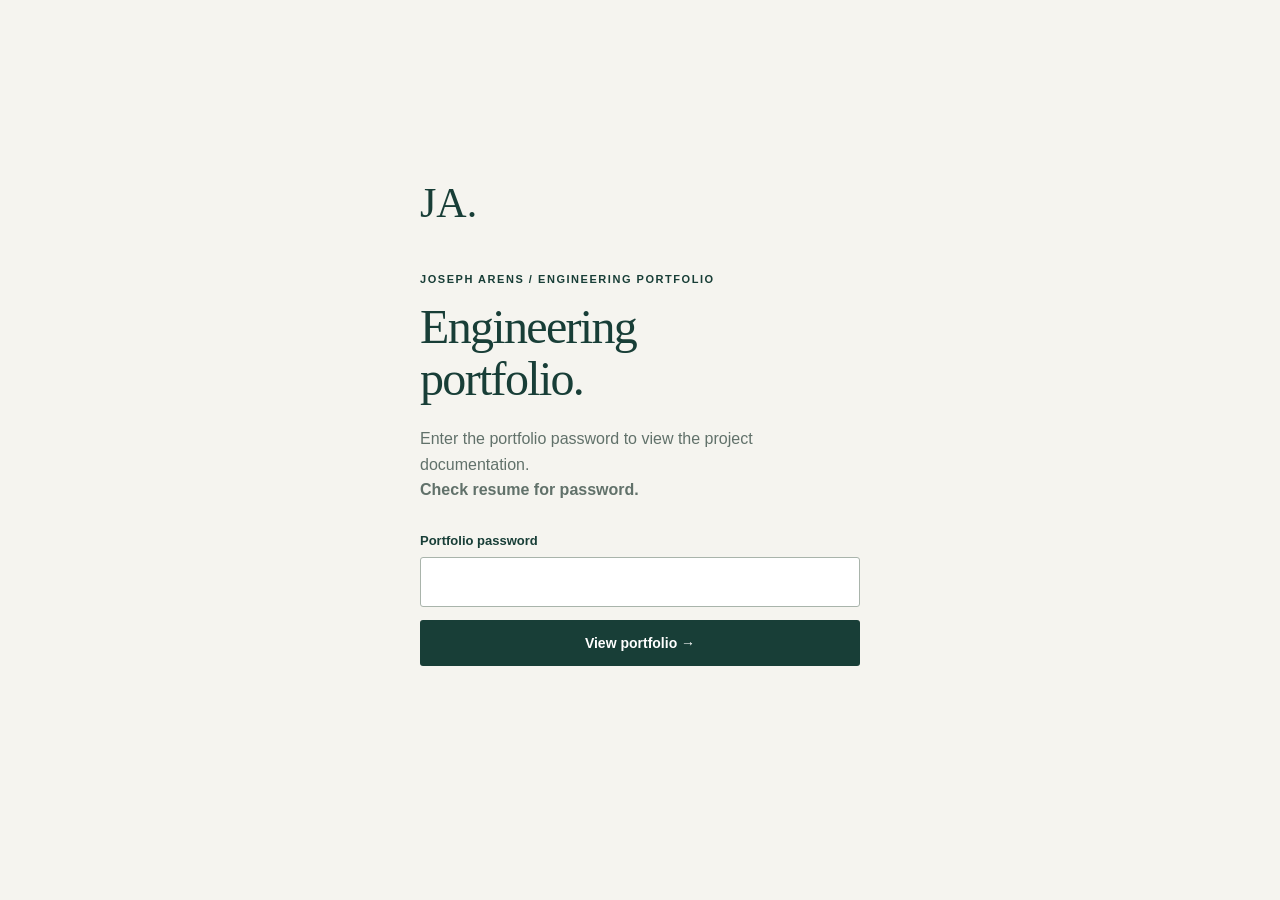
<file: index.html>
<!doctype html>
<html lang="en">
<head>
  <meta name="robots" content="noindex, nofollow, noimageindex">

  <meta charset="utf-8"><meta name="viewport" content="width=device-width,initial-scale=1">
  <meta name="description" content="Joseph Arens — electrical engineering student at Boston University. Selected work in PCB design, hardware debugging, a touchless soap dispenser, and an Arduino temperature monitor.">
  <meta name="theme-color" content="#f5f4ef"><title>Joseph Arens · Electrical Engineering</title>
  <link rel="icon" href="./favicon.svg" type="image/svg+xml"><link rel="stylesheet" href="./style.css"><script src="./script.js" defer></script>
<link rel="stylesheet" href="./access.css"><script src="./access.js" defer></script>
<script data-goatcounter="https://josepharens-portfolio.goatcounter.com/count" data-goatcounter-settings='{"path":"/engineering-portfolio/","referrer":"","no_events":true}' async src="https://gc.zgo.at/count.js"></script>
</head>
<body class="portfolio-locked">
<section class="access-gate" aria-labelledby="access-title">
  <div class="access-card">
    <p class="access-monogram" aria-hidden="true">JA.</p>
    <p class="access-eyebrow">Joseph Arens / Engineering portfolio</p>
    <h1 id="access-title">Engineering<br>portfolio.</h1>
    <p class="access-intro">Enter the portfolio password to view the project documentation.<br><strong>Check resume for password.</strong></p>
    <form>
      <label for="portfolio-password">Portfolio password</label>
      <input id="portfolio-password" name="password" type="password" autocomplete="current-password" required aria-describedby="portfolio-access-error">
      <button type="submit" disabled>View portfolio →</button>
      <p class="access-error" id="portfolio-access-error" aria-live="polite"></p>
      <noscript><p>Please enable JavaScript to use this password screen.</p></noscript>
    </form>
  </div>
</section>
<button class="access-lock" type="button" hidden>Lock portfolio</button>

<a class="skip" href="#main">Skip to content</a>
<header class="site-header"><a class="identity" href="./index.html" aria-label="Joseph Arens home"><span class="monogram">JA<span>·</span></span><span>Joseph Arens</span></a><nav aria-label="Main navigation"><a href="#work">Work</a><a href="#about">About</a><a href="./joseph-arens-resume.docx" download>Résumé <span aria-hidden="true">↗</span></a><a class="nav-contact" href="./contact.html">Contact <span aria-hidden="true">↗</span></a></nav></header>
<main id="main">
<section class="hero wrap">
  <div class="hero-copy"><p class="eyebrow"><span class="dot"></span> Electrical engineering · Boston University</p><h1>Electrical<br><em>Engineering.</em></h1><p class="intro">I am Joseph Arens, an electrical engineering student at Boston University with experience in PCB design, hardware debugging, and test-system development.</p><a class="button" href="#work">View projects <span aria-hidden="true">↘</span></a><div class="hero-meta"><span>B.S. Electrical Engineering <strong>2028</strong></span><span>Boston, MA <strong>Stillwater, MN</strong></span></div></div>
  <div class="hero-visual"><span class="visual-label">P2 PUMP ASSEMBLY / 01</span><img src="./pump-assembly.webp" alt="CAD rendering of a vacuum pump on its carrier PCB with a redesigned mounting assembly" width="511" height="453" fetchpriority="high"><div class="visual-caption"><span>P2 pump carrier & mount</span><span>908 Devices · 2026</span></div><span class="visual-cross" aria-hidden="true">+</span></div>
</section>
<div class="skills-strip"><div class="wrap"><span>PCB design</span><i aria-hidden="true">/</i><span>Hardware debugging</span><i aria-hidden="true">/</i><span>Test automation</span><i aria-hidden="true">/</i><span>Electromechanical design</span></div></div>
<section class="work-section wrap" id="work"><div class="section-heading"><div><p class="eyebrow">01 / Selected work</p><h2>Engineering at<br><em>908 Devices.</em></h2></div><p>Internship work spanning a legacy test-station redesign, live pump telemetry, and USB troubleshooting.<br><span class="muted">May 2026 – Present</span></p></div>
  <a class="featured-project" href="./908.html#burn-in"><div class="project-image"><img src="./board-after.webp" alt="Redesigned P2 pump carrier board in Altium" width="1092" height="748" loading="lazy"><span class="image-note">ALTIUM / CARRIER BOARD REV C</span></div><div class="project-copy"><p class="eyebrow">01 / Hardware + test systems</p><h3>Vacuum-pump<br>burn-in station redesign.</h3><p>Carrier-board redesign, pump-mount development, and a Python monitoring application for a vacuum-pump burn-in rack.</p><div class="tags"><span>Altium</span><span>RS-485</span><span>Python</span></div><span class="text-link">Read the case study <span aria-hidden="true">↗</span></span></div></a>
  <div class="project-pair"><a class="small-project" href="./908.html#usb"><div class="small-project-image"><img src="./usb-rework.webp" alt="USB cable soldered into a circuit board to isolate the USB 3.0 signal path" width="726" height="673" loading="lazy"><span class="round-arrow" aria-hidden="true">↗</span></div><div class="project-small-copy"><p class="eyebrow">02 / Signal integrity</p><h3>USB 3.0 signal-path investigation.</h3><p>Component-by-component rework to isolate a SuperSpeed connection problem.</p><div class="tags"><span>Board rework</span><span>LTspice</span><span>USB 3.0</span></div></div></a>
  <a class="small-project" href="./908.html#detection"><div class="small-project-image light-image"><img src="./fet-after.webp" alt="Revised dual-FET component layout for USB water-detection circuitry" width="503" height="675" loading="lazy"><span class="round-arrow" aria-hidden="true">↗</span></div><div class="project-small-copy"><p class="eyebrow">03 / Root-cause investigation</p><h3>USB-C water-detection fault analysis.</h3><p>Tracing a false water-detection fault from controller registers to assembly-sensitive components.</p><div class="tags"><span>USB-C controller</span><span>Manufacturability</span></div></div></a></div>
  <a class="all-work" href="./908.html">View all 908 Devices projects <span aria-hidden="true">↗</span></a>
  <div class="section-heading student-project-heading" id="soap-project"><div><p class="eyebrow">Coursework / Boston University</p><h2>Course<br><em>projects.</em></h2></div><p>An automatic soap-dispenser prototype combining an acrylic enclosure, infrared sensing, and linear actuation.<br><span class="muted">EK210 · Fall 2025</span></p></div>
  <a class="featured-project soap-featured-project" href="./soap-dispenser.html"><div class="project-image soap-project-image"><img src="./soap-front.webp" alt="Completed black acrylic automatic soap dispenser with an orange pump bottle on a workshop bench" width="608" height="1080" loading="lazy"><span class="image-note">TEAM PARLAY / WORKING PROTOTYPE</span></div><div class="project-copy"><p class="eyebrow">04 / Mechanical design + system integration</p><h3>Automatic soap<br>dispenser prototype.</h3><p>A laser-cut acrylic housing, IR sensing, and an actuator-driven bottle pump. I designed the housing and performed most of the final debugging across the structure, code, and wiring.</p><div class="tags"><span>Onshape</span><span>Laser cutting</span><span>System debugging</span></div><span class="text-link">View project and demonstration <span aria-hidden="true">↗</span></span></div></a>
  <a class="mini-work" id="temperature-project" href="./temperature-monitor.html"><div class="mini-work-image"><img src="./temperature-cad.webp" width="1013" height="666" alt="CAD model of an Arduino room temperature monitor and its enclosure" loading="lazy"></div><div><p class="eyebrow">05 / Embedded electronics</p><h3>Room temperature monitor.</h3><p>An Arduino temperature monitor with a TMP36 sensor, LCD, and threshold alarms. I designed the enclosure, assembled the electronics, and programmed the device.</p><div class="tags"><span>Arduino</span><span>Sensor integration</span><span>CAD</span></div></div><span class="mini-work-arrow" aria-hidden="true">↗</span></a>
</section>
<section class="about-section" id="about"><div class="wrap about-grid"><div><p class="eyebrow">02 / Background</p><h2>Education<br>and <em>experience.</em></h2></div><div class="about-copy"><p>I am pursuing a B.S. in Electrical Engineering at Boston University, with expected graduation in May 2028. My internship at 908 Devices includes schematic capture, PCB layout, microcontroller firmware, Python monitoring software, and hardware debugging.</p><p>I compete in pole vault on Boston University’s Division I track and field team and tutor physics and chemistry. Originally from Stillwater, Minnesota, I currently study and work in Boston.</p><div class="about-facts"><div><span>Education</span><strong>Boston University</strong><small>Electrical Engineering · Class of 2028</small></div><div><span>Technical tools</span><strong>Altium · Python · LTspice</strong><small>Arduino · Onshape · SOLIDWORKS</small></div></div></div></div></section>
<section class="contact-section wrap" id="contact"><p class="eyebrow">03 / Contact</p><h2>Contact <em>information.</em></h2><a class="button" href="./contact.html">View contact details <span aria-hidden="true">→</span></a><div class="contact-links"><a href="https://www.linkedin.com/in/josepharens" target="_blank" rel="noopener noreferrer">LinkedIn ↗</a><a href="./joseph-arens-resume.docx" download>Download résumé (.docx) ↓</a></div></section>
</main><footer class="site-footer wrap"><span>© <span data-year>2026</span> Joseph Arens</span><span>Electrical engineering · Boston University</span><a href="#main">Back to top ↑</a></footer>
</body></html>
</file>
<file: style.css>
@import url('https://fonts.googleapis.com/css2?family=DM+Sans:wght@400;450;500;550;600;650;700&family=Libre+Caslon+Display&display=swap');
:root{--paper:#f5f4ef;--ink:#172d2b;--muted:#62706b;--accent:#b05230;--line:#d7dad2;--white:#fff;--serif:'Libre Caslon Display',Georgia,serif;--sans:'DM Sans',Arial,sans-serif}
*{box-sizing:border-box}html{scroll-behavior:smooth;scroll-padding-top:105px}body{margin:0;color:var(--ink);background:var(--paper);font-family:var(--sans);font-size:16px;line-height:1.65;-webkit-font-smoothing:antialiased}a{color:inherit;text-decoration:none}button{font:inherit;color:inherit}a,button{-webkit-tap-highlight-color:transparent}button{cursor:pointer}img{display:block;max-width:100%;height:auto}::selection{background:#dce4c8}a:focus-visible,button:focus-visible{outline:3px solid var(--accent);outline-offset:5px}.wrap{width:min(1280px,calc(100% - 112px));margin-inline:auto}.muted{color:var(--muted)}.skip{position:fixed;left:20px;top:-100px;background:var(--ink);color:white;padding:12px 20px;z-index:100}.skip:focus{top:10px}.site-header{height:94px;display:flex;justify-content:space-between;align-items:center;width:min(1392px,calc(100% - 112px));margin:auto;border-bottom:1px solid var(--line);gap:24px}.identity{display:flex;align-items:center;gap:22px;font-size:15px;font-weight:600}.monogram{font-family:var(--serif);font-size:39px;letter-spacing:-3px;line-height:1}.monogram span{color:var(--accent)}.site-header nav{display:flex;align-items:center;gap:32px;font-size:13px;font-weight:500}.site-header nav a{transition:color .2s}.site-header nav a:hover,.active{color:var(--accent)}.nav-contact{border:1px solid var(--ink);padding:10px 17px}.nav-contact:hover{background:var(--ink);color:var(--paper)!important}.eyebrow{text-transform:uppercase;letter-spacing:1.7px;font-size:10px;line-height:1.5;font-weight:650;margin:0 0 22px}.dot{display:inline-block;width:7px;height:7px;background:var(--accent);border-radius:50%;margin-right:8px}h1,h2,h3,p{margin-top:0}h1,h2,h3{font-weight:400}h1,h2{font-family:var(--serif);letter-spacing:-2px;line-height:1.02}h1{font-size:clamp(64px,6.7vw,100px);margin-bottom:28px}h2{font-size:clamp(46px,4.8vw,68px);margin-bottom:25px}h1 em,h2 em{font-weight:400;color:var(--accent)}h3{font-size:28px;line-height:1.2;letter-spacing:-.7px}.hero{display:grid;grid-template-columns:1.1fr 1fr;gap:70px;align-items:center;padding-top:74px;padding-bottom:78px}.hero-copy{padding:22px 0 0}.hero-copy .intro{max-width:450px}.intro{font-size:17px;line-height:1.75;color:#53635d;margin-bottom:28px}.button{display:inline-flex;gap:44px;justify-content:space-between;align-items:center;background:var(--ink);color:var(--paper);padding:15px 23px;font-size:13px;border:1px solid var(--ink);transition:background .2s}.button:hover{background:#31534a}.button span{font-size:20px}.hero-meta{display:flex;gap:35px;margin-top:48px;font-size:10px;color:var(--muted)}.hero-meta strong{display:block;color:var(--ink);font-weight:500;font-size:12px;margin-top:5px}.hero-visual{min-height:486px;align-self:stretch;position:relative;display:flex;align-items:center;justify-content:center;background:#e8eade;border:1px solid #d9ded0;padding:50px 30px 60px;overflow:hidden}.hero-visual::before{content:'';position:absolute;inset:0;background-image:linear-gradient(#9ca88b16 1px,transparent 1px),linear-gradient(90deg,#9ca88b16 1px,transparent 1px);background-size:28px 28px;pointer-events:none}.hero-visual img{width:95%;max-height:370px;object-fit:contain;mix-blend-mode:multiply;position:relative}.visual-label{position:absolute;top:23px;left:25px;font-size:9px;letter-spacing:1.7px;color:#596b5b}.visual-caption{position:absolute;bottom:22px;left:25px;right:25px;display:flex;justify-content:space-between;font-size:10px;gap:12px}.visual-caption span:last-child{color:var(--muted)}.visual-cross{position:absolute;right:20px;top:14px;font-size:24px;font-weight:400;color:#84927d}.skills-strip{border-block:1px solid var(--line)}.skills-strip .wrap{display:flex;justify-content:space-between;gap:20px;align-items:center;padding:23px 0;font-size:11px;letter-spacing:.6px}.skills-strip i{color:#a8afa1;font-style:normal}.work-section{padding-block:98px 85px}.section-heading{display:flex;justify-content:space-between;align-items:end;gap:50px;margin-bottom:45px}.section-heading h2{margin:0}.section-heading>p{font-size:13px;color:var(--muted);max-width:350px;margin:0 0 5px}.section-heading>p span{display:inline-block;margin-top:13px;font-size:11px}.featured-project{display:grid;grid-template-columns:1.16fr 1fr;background:#e8eade;min-height:405px;transition:background .2s}.featured-project:hover{background:#e0e5d5}.project-image{position:relative;display:grid;place-items:center;padding:45px;background:#e1e5d7}.project-image img{width:100%;mix-blend-mode:multiply;transition:transform .4s}.featured-project:hover img{transform:rotate(-2deg) scale(1.025)}.image-note{position:absolute;bottom:20px;left:24px;font-size:9px;letter-spacing:1px;color:var(--muted)}.project-copy{padding:50px;align-self:center}.project-copy h3{font-family:var(--serif);font-size:43px;line-height:1.1;margin-bottom:20px;letter-spacing:-1px}.project-copy>p:not(.eyebrow){font-size:13px;color:#53635d;max-width:350px;margin-bottom:23px}.tags{display:flex;flex-wrap:wrap;gap:8px}.tags span{padding:5px 9px;border:1px solid #c9d0c2;font-size:9px;letter-spacing:.25px;line-height:1.4}.text-link{display:flex;justify-content:space-between;gap:20px;font-size:12px;margin-top:35px;border-top:1px solid #cbd1c1;padding-top:17px}.text-link span{font-size:18px}.project-pair{display:grid;grid-template-columns:1fr 1fr;gap:32px;margin-top:34px}.small-project-image{height:300px;position:relative;background:#e2e2d8;overflow:hidden;display:grid;place-items:center}.small-project-image img{width:100%;height:100%;object-fit:cover;transition:transform .35s}.small-project:hover .small-project-image img{transform:scale(1.04)}.light-image{background:#e4e8dc}.light-image img{height:87%;width:80%;object-fit:contain;mix-blend-mode:multiply}.round-arrow{width:40px;height:40px;position:absolute;bottom:20px;right:20px;display:grid;place-items:center;border-radius:50%;background:var(--paper);font-size:23px}.project-small-copy{padding:24px 0}.project-small-copy .eyebrow{margin-bottom:11px}.project-small-copy h3{font-size:25px;margin-bottom:12px}.project-small-copy>p:not(.eyebrow){font-size:13px;color:var(--muted);max-width:420px;margin-bottom:19px}.all-work{display:flex;justify-content:space-between;border-block:1px solid var(--line);padding:23px 0;margin-top:23px;font-size:13px}.all-work:hover{color:var(--accent)}.about-section{background:var(--ink);color:var(--paper);padding-block:92px}.about-grid{display:grid;grid-template-columns:1fr 1.1fr;gap:90px}.about-section .eyebrow{color:#b8c3b6}.about-section h2 em{color:#cba68b}.about-copy>p{color:#c8d0c5;font-size:14px;line-height:1.85}.about-facts{display:grid;grid-template-columns:1fr 1fr;gap:22px;border-top:1px solid #456056;padding-top:25px;margin-top:28px}.about-facts span,.about-facts strong,.about-facts small{display:block}.about-facts span{font-size:9px;color:#a5b5a5;text-transform:uppercase;letter-spacing:1px;margin-bottom:9px}.about-facts strong{font-size:12px;font-weight:500}.about-facts small{font-size:10px;color:#b8c3b6;margin-top:5px}.contact-section{padding-block:96px}.contact-section h2{margin-bottom:30px}.email-link{display:inline-flex;gap:45px;font-size:clamp(17px,2.4vw,29px);border-bottom:1px solid var(--ink);padding-bottom:11px}.email-link:hover{color:var(--accent)}.contact-links{display:flex;gap:28px;margin-top:26px;font-size:12px}.site-footer{border-top:1px solid var(--line);display:flex;justify-content:space-between;gap:20px;padding-block:27px;font-size:10px;color:var(--muted)}.site-footer a:hover{color:var(--accent)}
/* Case studies */
.case-hero{padding-block:38px 55px}.back-link{display:inline-block;font-size:11px;color:var(--muted);margin-bottom:40px}.back-link:hover{color:var(--accent)}.case-hero-grid{display:grid;grid-template-columns:1.6fr 1fr;gap:90px;align-items:center}.case-hero h1{font-size:clamp(64px,7.3vw,104px);margin-bottom:24px}.case-hero .intro{max-width:580px;margin-bottom:0}.project-meta{margin:0;border-top:1px solid var(--line)}.project-meta div{display:grid;grid-template-columns:90px 1fr;gap:10px;border-bottom:1px solid var(--line);padding:12px 0;font-size:11px}.project-meta dt{color:var(--muted)}.project-meta dd{margin:0;font-weight:500}.case-banner{display:grid;grid-template-columns:1.05fr 1fr;background:var(--ink);color:var(--paper);height:410px;overflow:hidden}.case-banner>img{width:100%;height:100%;object-fit:cover}.case-banner>div{padding:60px;align-self:center}.case-banner .eyebrow{color:#b2c0ae}.case-banner>div>p:last-child{font-family:var(--serif);font-size:51px;letter-spacing:-1px;line-height:1.13;margin:0}.case-banner em{color:#cba68b}.case-layout{display:grid;grid-template-columns:220px minmax(0,1fr);gap:65px;padding-top:85px}.case-nav{align-self:start;position:sticky;top:35px}.case-nav nav{display:flex;flex-direction:column;gap:0}.case-nav nav a{font-size:11px;display:flex;gap:13px;padding:13px 0;border-top:1px solid var(--line)}.case-nav nav a:last-child{border-bottom:1px solid var(--line)}.case-nav nav span{font-size:10px;color:var(--muted)}.case-nav nav a:hover,.case-nav nav a.current{color:var(--accent)}.side-note{font-size:10px;color:var(--muted);max-width:160px;margin-top:25px}.case-article{padding-bottom:70px;margin-bottom:70px;border-bottom:1px solid var(--line);scroll-margin-top:35px}.case-article h2{font-size:clamp(42px,4.1vw,59px);line-height:1.07;margin-bottom:26px}.case-lead{font-size:18px;color:#50635c;line-height:1.75;max-width:800px;margin-bottom:32px}.case-article h3{font-family:var(--sans);font-weight:500;font-size:23px;letter-spacing:-.6px;margin:36px 0 16px}.case-article>p:not(.eyebrow):not(.case-lead),.result-block p:not(.eyebrow){font-size:14px;line-height:1.9;color:#52635c}.outcome-strip{display:grid;grid-template-columns:repeat(3,1fr);border-block:1px solid var(--line);padding:26px 0;gap:20px;margin-bottom:36px}.outcome-strip strong{display:block;font-family:var(--serif);font-size:40px;line-height:1.1;font-weight:400;margin-bottom:8px}.outcome-strip span{font-size:10px;line-height:1.6;display:block;color:var(--muted)}figure{margin:27px 0 30px;background:#e9ebe1}figcaption{font-size:10px;color:var(--muted);padding:14px 18px;border-top:1px solid #d9ded0;line-height:1.7}.image-button{width:100%;display:block;padding:25px;border:0;background:transparent;cursor:zoom-in}.image-button img{width:100%;object-fit:contain;max-height:490px;mix-blend-mode:multiply}.figure-toolbar{display:flex;justify-content:space-between;align-items:center;gap:16px;padding:15px 20px;border-bottom:1px solid #d9ded0;font-size:11px}.segmented{display:flex;border:1px solid #bfc9b6;padding:3px;gap:3px}.segmented button{border:0;padding:7px 10px;background:transparent;font-size:10px}.segmented button[aria-pressed=true]{background:var(--ink);color:var(--paper)}.comparison .image-button{padding:35px}.figure-pair{display:grid;grid-template-columns:1.3fr 1fr;gap:20px}.figure-pair figure{margin:15px 0}.figure-pair .image-button{height:310px;padding:22px}.figure-pair img{height:100%;width:100%}.dark-figure{background:#163638}.dark-figure .image-button{padding:14px}.dark-figure img{mix-blend-mode:normal;max-height:none}.dark-figure figcaption{color:#c4d1c5;border-color:#3a5650}.result-block{border-left:2px solid var(--accent);padding-left:24px;margin:35px 0 27px}.result-block .eyebrow{color:var(--accent);margin-bottom:13px}.result-block h3{margin:0 0 13px}.result-block p:last-child{margin-bottom:0}.signal-path{display:flex;flex-wrap:wrap;justify-content:center;align-items:center;gap:12px;border-block:1px solid var(--line);padding:24px 10px;margin:30px 0;font-size:10px}.signal-path b{font-size:20px;font-weight:400;color:var(--accent)}.photo-wide{max-height:450px!important;mix-blend-mode:normal!important}.simulation{max-height:420px!important}.waveform-figure{background:#111}.waveform-figure .image-button{padding:20px}.waveform-figure img{mix-blend-mode:normal}.waveform-figure figcaption{color:#ccd4c8;border-color:#444}.component-pair{grid-template-columns:1fr 1fr}.component-pair .image-button{height:300px}.case-ending{padding-bottom:80px}.case-ending h2{font-size:53px}.case-ending .back-link{display:block;margin-top:25px;margin-bottom:0}.lightbox{background:var(--paper);color:var(--ink);border:0;padding:60px 25px 20px;max-width:95vw;width:max-content;max-height:94vh;overflow:auto}.lightbox::backdrop{background:#071c18e8}.lightbox img{max-height:73vh;max-width:85vw;width:auto;object-fit:contain;margin:auto}.lightbox p{font-size:12px;max-width:900px;margin:18px auto 0}.lightbox-close{position:absolute;right:18px;top:14px;border:1px solid var(--line);background:transparent;padding:6px 15px;font-size:12px}body.modal-open{overflow:hidden}
@media(min-width:1550px){.hero{padding-block:100px}.hero-visual{min-height:530px}}
@media(max-width:1100px){.wrap,.site-header{width:calc(100% - 64px)}.hero{gap:35px}.hero-visual{min-height:430px}.hero-meta{gap:20px}.project-copy{padding:32px}.project-copy h3{font-size:37px}.about-grid{gap:45px}.case-layout{grid-template-columns:170px minmax(0,1fr);gap:35px}.case-banner>div{padding:35px}.case-banner>div>p:last-child{font-size:45px}.case-hero-grid{gap:45px}.case-article h2 br{display:none}.figure-pair .image-button{height:250px}}
@media(max-width:760px){html{scroll-padding-top:25px}.wrap,.site-header{width:calc(100% - 40px)}.site-header{height:78px;gap:10px}.identity{gap:10px;font-size:12px}.monogram{font-size:32px}.site-header nav{gap:18px;font-size:11px}.site-header .nav-contact{display:none}.hero{grid-template-columns:1fr;gap:35px;padding-top:42px;padding-bottom:40px}.hero-copy{padding:0}.hero h1{font-size:73px;letter-spacing:-2px}.hero-copy .intro{max-width:520px;font-size:15px}.eyebrow{font-size:9px;letter-spacing:1.25px}.hero-meta{margin-top:30px;gap:45px}.hero-visual{min-height:375px;max-height:425px}.hero-visual img{max-height:295px;width:80%}.skills-strip .wrap{flex-wrap:wrap;justify-content:center;gap:8px 17px;font-size:10px;padding-block:19px}.skills-strip i:nth-of-type(2){display:none}.work-section{padding-block:55px}.section-heading{display:block;margin-bottom:27px}.section-heading h2{font-size:52px;margin-bottom:23px}.section-heading>p{max-width:480px}.featured-project{grid-template-columns:1fr}.project-image{min-height:280px;padding:38px}.project-image img{max-height:260px;object-fit:contain}.project-copy{padding:30px}.project-copy h3{font-size:39px}.project-pair{gap:25px;grid-template-columns:1fr}.small-project-image{height:310px}.project-small-copy{padding:20px 0}.about-section{padding-block:55px}.about-grid{grid-template-columns:1fr;gap:18px}.about-section h2{font-size:53px}.about-facts{gap:15px}.contact-section{padding-block:58px}.contact-section h2{font-size:48px}.email-link{font-size:20px;gap:17px}.site-footer{font-size:9px;flex-wrap:wrap;padding-block:22px}.site-footer>span:nth-child(2){display:none}.case-hero{padding-block:25px 35px}.back-link{margin-bottom:30px}.case-hero-grid{grid-template-columns:1fr;gap:30px}.case-hero h1{font-size:68px}.case-hero .intro{font-size:15px}.project-meta div{grid-template-columns:90px 1fr}.case-banner{height:auto;grid-template-columns:1fr}.case-banner>img{height:285px;object-position:50% 44%}.case-banner>div{padding:30px}.case-banner>div>p:last-child{font-size:42px}.case-layout{grid-template-columns:1fr;gap:36px;padding-top:35px}.case-nav{position:static}.case-nav>.eyebrow{margin-bottom:10px}.case-nav nav{flex-direction:row;flex-wrap:wrap;gap:8px 15px}.case-nav nav a{border:0;padding:7px 0;font-size:10px;gap:6px}.case-nav nav a:last-child{border:0}.side-note{display:none}.case-article{padding-bottom:45px;margin-bottom:45px;scroll-margin-top:20px}.case-article h2{font-size:43px}.case-lead{font-size:16px}.case-article>p:not(.eyebrow):not(.case-lead),.result-block p:not(.eyebrow){font-size:13px}.outcome-strip{gap:12px;padding:22px 0}.outcome-strip strong{font-size:33px}.outcome-strip span{font-size:9px}.case-article h3{font-size:21px}.figure-toolbar{align-items:start;flex-direction:column;padding:14px}.comparison .image-button{padding:15px}.figure-pair{grid-template-columns:1fr 1fr;gap:12px}.figure-pair .image-button{height:200px;padding:15px}.figure-pair figcaption{padding:10px;font-size:9px}.image-button{padding:18px}.signal-path{gap:8px;font-size:9px}.signal-path span{max-width:95px;text-align:center}.case-ending h2{font-size:45px}.case-ending{padding-bottom:50px}.lightbox{padding:55px 10px 15px}.lightbox img{max-width:87vw}}
@media(max-width:390px){.identity>span:last-child{display:none}.hero h1{font-size:65px}.site-header nav{gap:17px}.hero-meta{gap:24px}.figure-pair{grid-template-columns:1fr}.figure-pair .image-button{height:260px}.outcome-strip strong{font-size:29px}.contact-links{gap:18px;font-size:11px}}
@media(prefers-reduced-motion:reduce){html{scroll-behavior:auto}*,*::before,*::after{transition:none!important}}
@media print{.site-header,.case-nav,.contact-section,.case-ending,.lightbox,.site-footer{display:none}.wrap{width:100%}.case-layout{display:block}.case-banner{height:260px}.case-article{break-before:page}body{background:white}.image-button{padding:10px}figure{break-inside:avoid}.case-article h2{font-size:40px}}

/* Touchless soap dispenser case study */
.student-project-heading{padding-top:78px;scroll-margin-top:35px}
.soap-featured-project{background:#eee7dc}.soap-featured-project:hover{background:#e7dfd1}
.soap-project-image{background:#e4ded3;min-height:460px;padding:30px 35px 47px}
.soap-project-image img{height:380px;width:auto;max-width:100%;object-fit:contain;mix-blend-mode:normal}
.soap-featured-project:hover img{transform:scale(1.025)}
.soap-hero{padding-bottom:0}.soap-hero-grid{display:grid;grid-template-columns:1.45fr 1fr;gap:85px;align-items:center}
.soap-hero h1{font-size:clamp(62px,6.2vw,88px);line-height:1.03;letter-spacing:-2px}
.soap-hero .intro{max-width:570px;font-size:16px}.soap-hero .project-meta{max-width:570px}
.soap-hero .project-meta div{grid-template-columns:90px 1fr}.soap-demo-link{margin-top:27px}
.soap-hero-photo{margin:0;padding:20px 20px 0;background:#e4ded3}
.soap-hero-photo>img{height:580px;width:100%;object-fit:contain}
.soap-hero-photo figcaption{display:flex;flex-direction:column;gap:2px;border:0;padding:15px 0}
.soap-hero-photo figcaption span{font-size:9px}.soap-cad-figure .image-button{padding:22px;background:#fdfdfb}
.soap-cad-figure img,.soap-drawing-pair img{mix-blend-mode:normal}.soap-drawing-pair{grid-template-columns:1fr 1fr}
.soap-drawing-pair .image-button{height:245px;background:#fdfdfb;padding:12px}
.soap-still-grid{display:grid;grid-template-columns:1fr 1fr;gap:20px;margin-top:22px}
.soap-still-grid figure{margin:0;background:#e6e1d8}.soap-still-grid .image-button{padding:16px}
.soap-still-grid img{height:390px;object-fit:contain;mix-blend-mode:normal}
.soap-still-grid figcaption span,.soap-demo-grid figcaption span{display:block;font-size:9px;margin-top:4px}
.results-table-wrap{overflow-x:auto;margin:28px 0 32px}.results-table{width:100%;border-collapse:collapse;font-size:12px}
.results-table caption{text-align:left;color:var(--muted);font-size:10px;padding-bottom:13px}
.results-table th,.results-table td{padding:15px 14px;border:1px solid var(--line);text-align:left;vertical-align:middle;line-height:1.65}
.results-table thead th{background:var(--ink);color:var(--paper);font-weight:500;font-size:11px}
.results-table tbody th{font-weight:500;min-width:115px}.results-table tbody td{color:#52635c}
.results-table tbody tr:nth-child(even){background:#e9ece2}.results-table small{font-size:10px;color:var(--muted)}
.results-table .result-unmet{background:#eee2d7}.result-unmet td:last-child{color:#884326}
.soap-demo-grid{display:grid;grid-template-columns:1fr 1fr;gap:20px;align-items:start;margin:30px 0}
.soap-demo-grid figure{margin:0;background:#e4ded3}.soap-video-figure video{display:block;width:100%;height:475px;background:#172d2b;object-fit:contain}
.soap-operation-photo .image-button{padding:0}.soap-operation-photo img{height:475px;width:100%;object-fit:contain;mix-blend-mode:normal}
.project-resources{display:flex;flex-direction:column;gap:0;border-top:1px solid var(--line);margin:28px 0}
.project-resources a{display:block;padding:15px 0;border-bottom:1px solid var(--line);font-size:12px}
.project-resources a:hover{color:var(--accent)}.team-credit{font-size:10px!important;line-height:1.8!important;color:var(--muted)!important}
@media(max-width:1100px){.soap-hero-grid{gap:45px;grid-template-columns:1.3fr 1fr}.soap-hero-photo>img{height:510px}.soap-hero h1{font-size:67px}.soap-still-grid img{height:330px}.soap-video-figure video,.soap-operation-photo img{height:380px}.soap-drawing-pair .image-button{height:200px}}
@media(max-width:760px){.student-project-heading{padding-top:48px}.soap-project-image{min-height:365px;padding:24px 25px 45px}.soap-project-image img{height:320px;max-height:none}.soap-hero-grid{grid-template-columns:1fr;gap:33px}.soap-hero h1{font-size:61px;letter-spacing:-1.7px}.soap-hero .intro{font-size:15px}.soap-hero-photo{padding:15px 15px 0}.soap-hero-photo>img{height:465px}.soap-still-grid{gap:12px}.soap-still-grid .image-button{padding:10px}.soap-still-grid img{height:265px}.soap-still-grid figcaption{font-size:9px;padding:10px}.soap-drawing-pair{grid-template-columns:1fr}.soap-drawing-pair .image-button{height:auto}.soap-drawing-pair img{max-height:330px}.results-table{font-size:10px;min-width:410px}.results-table th,.results-table td{padding:12px 10px}.results-table small{font-size:9px}.soap-demo-grid{gap:12px}.soap-video-figure video,.soap-operation-photo img{height:300px}.soap-demo-grid figcaption{padding:10px;font-size:9px}}
@media(max-width:390px){.soap-hero h1{font-size:54px}.soap-still-grid,.soap-demo-grid{grid-template-columns:1fr}.soap-still-grid img{height:380px}.soap-video-figure video,.soap-operation-photo img{height:430px}}

/* Compact temperature monitor project */
.mini-work{display:grid;grid-template-columns:230px 1fr 35px;gap:35px;align-items:center;border-block:1px solid var(--line);margin-top:35px;padding:26px 0;scroll-margin-top:30px}
.mini-work-image{background:#e3e8e1;padding:18px}.mini-work-image img{width:100%;mix-blend-mode:multiply;transition:transform .25s}
.mini-work:hover .mini-work-image img{transform:scale(1.035)}.mini-work .eyebrow{margin-bottom:12px}.mini-work h3{font-size:27px;margin-bottom:12px}
.mini-work p:not(.eyebrow){font-size:13px;color:var(--muted);max-width:610px;margin-bottom:18px}.mini-work-arrow{font-size:25px}
.temperature-hero-grid{display:grid;grid-template-columns:1.2fr 1fr;gap:70px;align-items:center}.temperature-hero h1{font-size:clamp(54px,5.8vw,80px)}
.temperature-hero .intro{max-width:540px;font-size:16px}.temperature-date{font-size:11px;color:var(--muted);margin:22px 0 0}
.temperature-cad{margin:0;background:#e3e8e1;padding:30px 25px 0}.temperature-cad>img{width:100%;mix-blend-mode:multiply}.temperature-cad figcaption{padding:18px 0;border:0}
.compact-project{max-width:960px;padding-block:10px 55px}.compact-copy{max-width:800px;margin:auto}.compact-copy h2{font-size:44px;line-height:1.1;margin-bottom:24px}
.compact-copy p{font-size:14px;line-height:1.85;color:#52635c}.compact-copy h3{font-size:22px;font-weight:500;margin:28px 0 15px}
.temperature-photos{grid-template-columns:1fr 1fr;gap:22px;margin-block:25px}.temperature-photos .image-button{height:360px;padding:15px;background:#e6e5dc}
.temperature-photos img{height:100%;width:100%;object-fit:contain;mix-blend-mode:normal}.compact-reflection .back-link{margin-top:18px;margin-bottom:0}
@media(max-width:1100px){.temperature-hero-grid{gap:35px}.temperature-hero h1{font-size:61px}.mini-work{grid-template-columns:185px 1fr 25px;gap:24px}}
@media(max-width:760px){.mini-work{grid-template-columns:110px 1fr;gap:20px;padding-block:22px}.mini-work-image{padding:10px}.mini-work h3{font-size:22px}.mini-work .eyebrow{font-size:8px}.mini-work p:not(.eyebrow){font-size:12px}.mini-work-arrow{display:none}.mini-work .tags{gap:5px}.temperature-hero-grid{grid-template-columns:1fr;gap:30px}.temperature-hero h1{font-size:56px}.temperature-cad{padding:25px 20px 0}.compact-project{padding-top:5px}.compact-copy h2{font-size:39px}.compact-copy p{font-size:13px}.temperature-photos{gap:12px}.temperature-photos .image-button{height:270px;padding:10px}}
@media(max-width:430px){.mini-work{grid-template-columns:1fr}.mini-work-image{max-width:230px}.temperature-photos{grid-template-columns:1fr}.temperature-photos .image-button{height:350px}.temperature-hero h1{font-size:49px}}
</file>
<file: access.css>
body.portfolio-locked > :not(.access-gate) { display: none !important; }
body.portfolio-locked { overflow: auto; }
.access-gate { min-height: 100svh; display: grid; place-items: center; padding: 36px 22px; background: #f5f4ef; color: #183e37; }
.access-gate[hidden], .access-lock[hidden] { display: none !important; }
.access-card { width: min(100%, 440px); }
.access-monogram { font: 42px Georgia, serif; margin: 0 0 46px; }
.access-eyebrow { font: 600 11px Arial, sans-serif; letter-spacing: .14em; text-transform: uppercase; margin-bottom: 16px; }
.access-card h1 { font: 48px/1.07 Georgia, serif; letter-spacing: -.035em; margin: 0 0 22px; }
.access-intro { font: 16px/1.6 Arial, sans-serif; color: #61716a; margin: 0 0 30px; }
.access-card label { display: block; font: 600 13px Arial, sans-serif; margin-bottom: 9px; }
.access-card input { box-sizing: border-box; width: 100%; border: 1px solid #a9b4ab; border-radius: 3px; background: white; color: #183e37; padding: 14px; font: 17px Arial, sans-serif; }
.access-card input:focus-visible, .access-card button:focus-visible, .access-lock:focus-visible { outline: 3px solid #b66b48; outline-offset: 4px; }
.access-card button { width: 100%; margin-top: 13px; border: none; border-radius: 3px; padding: 15px 20px; background: #183e37; color: #fff; font: 600 14px Arial, sans-serif; cursor: pointer; }
.access-card button:disabled { opacity: .55; cursor: wait; }
.access-error { min-height: 42px; margin: 13px 0 0; color: #964129; font: 13px/1.5 Arial, sans-serif; }
.access-lock { position: fixed; bottom: 18px; right: 18px; z-index: 100; border: 1px solid #c7d0c7; border-radius: 5px; padding: 10px 15px; background: #f5f4ef; color: #183e37; box-shadow: 0 3px 15px #183e3714; cursor: pointer; font: 12px Arial, sans-serif; }
@media (max-width: 480px) { .access-card h1 { font-size: 39px; } .access-monogram { margin-bottom: 32px; } }
</file>
<file: contact.css>
.contact-page{max-width:1000px;min-height:calc(100svh - 190px);padding-block:58px 80px}.contact-page .back-link{margin-bottom:55px}.contact-page h1{font-size:clamp(52px,6vw,80px);max-width:850px}.contact-page .intro{max-width:590px}.contact-details{margin:40px 0 32px;max-width:780px;border-top:1px solid var(--line)}.contact-details>div{padding:25px 0;border-bottom:1px solid var(--line);display:grid;grid-template-columns:115px minmax(0,1fr);gap:20px;align-items:center}.contact-details dt{font-size:12px;color:var(--muted)}.contact-details dd{margin:0;font-size:clamp(19px,2.6vw,29px)}.contact-details dd a{display:flex;justify-content:space-between;gap:16px;overflow-wrap:anywhere}.contact-details dd a:hover{color:var(--accent)}.contact-page .contact-links{flex-wrap:wrap}@media(max-width:600px){.contact-page{padding-block:34px 65px}.contact-page .back-link{margin-bottom:38px}.contact-page h1{font-size:54px}.contact-details>div{grid-template-columns:1fr;gap:8px}.contact-details dd{font-size:20px}}
</file>
